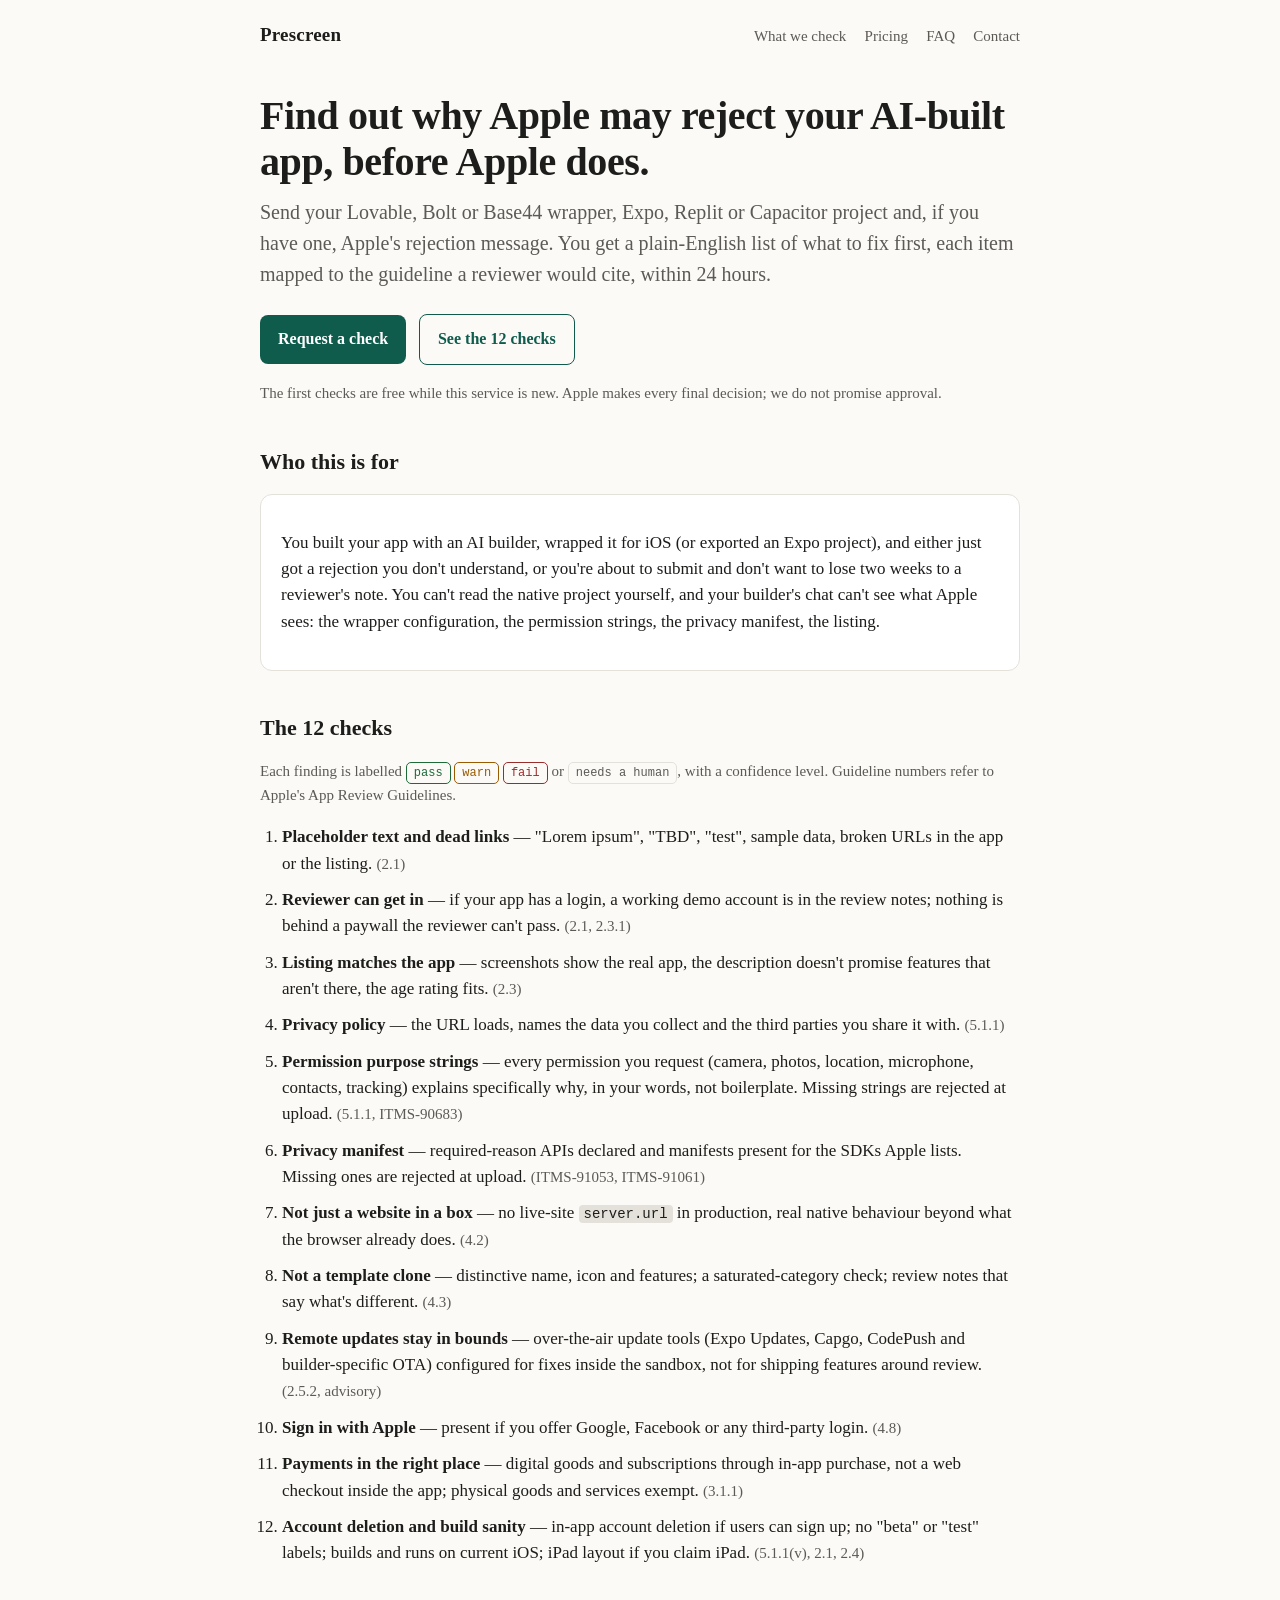
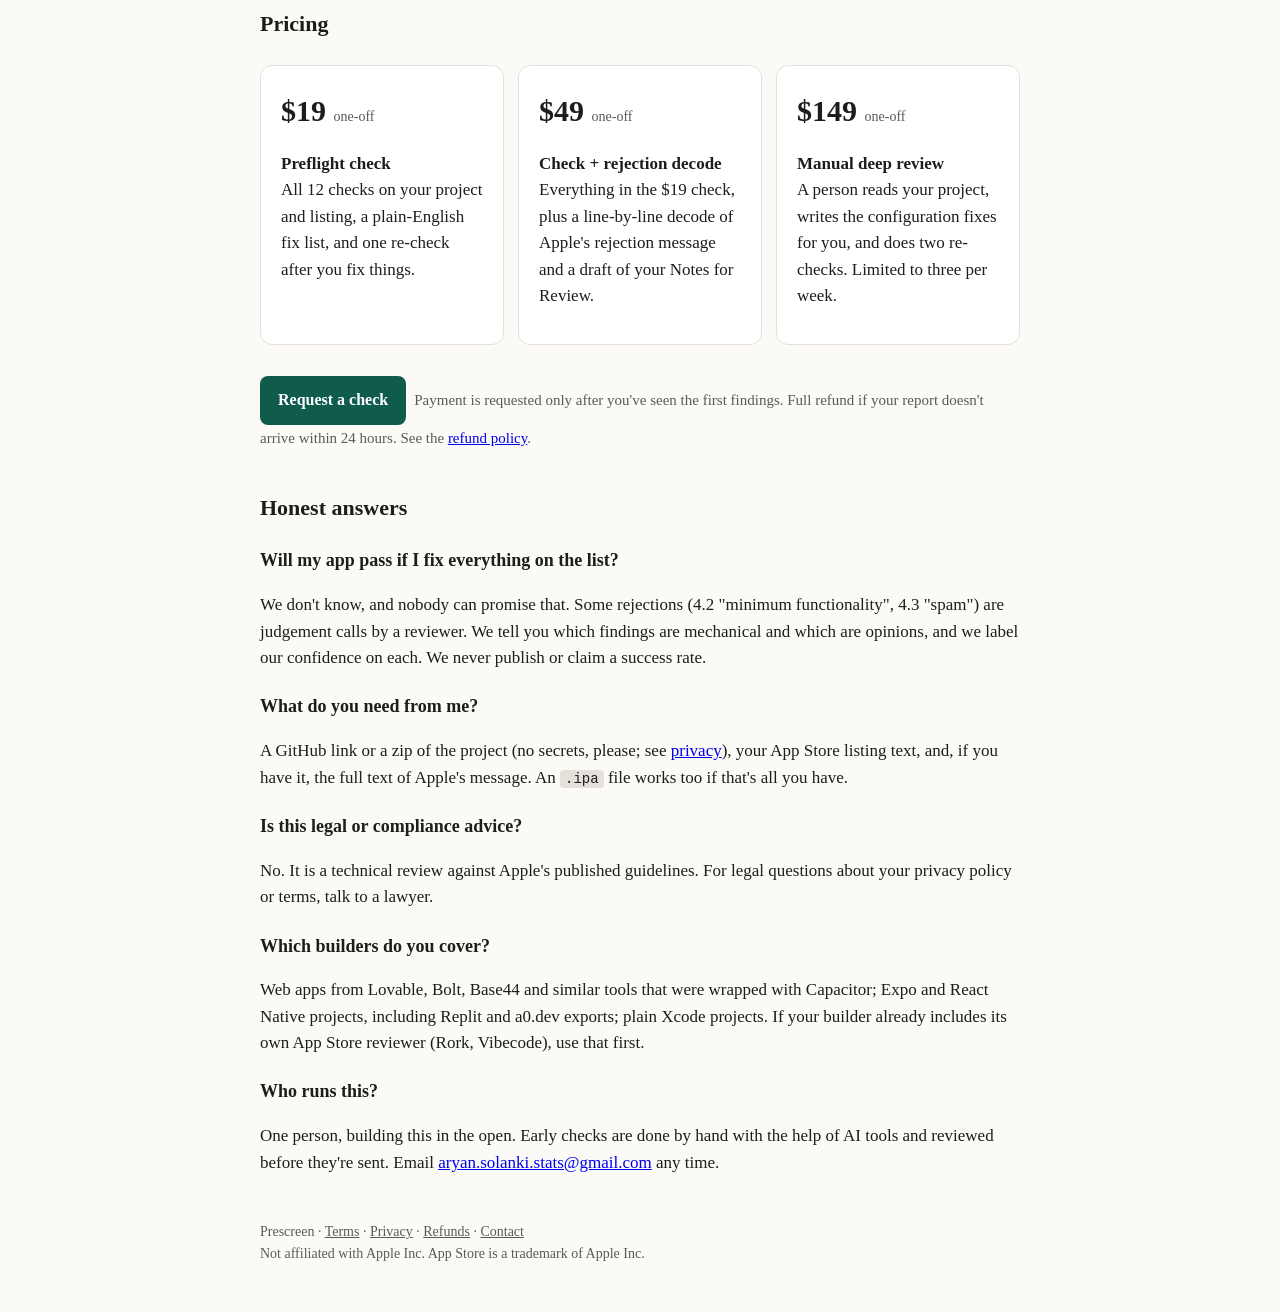
<file: index.html>
<!doctype html>
<html lang="en">
<head>
<meta charset="utf-8">
<meta name="viewport" content="width=device-width, initial-scale=1">
<title>Prescreen — find out why Apple may reject your AI-built app, before Apple does</title>
<meta name="description" content="Upload your Lovable, Bolt, Base44, Replit or Expo project and your rejection text. Get a plain-English fix list, mapped to Apple's guidelines, within 24 hours. No approval guarantees.">
<link rel="stylesheet" href="style.css">
</head>
<body>
<header>
  <a class="brand brand-name" href="index.html">Prescreen</a>
  <nav>
    <a href="#checks">What we check</a>
    <a href="#pricing">Pricing</a>
    <a href="#faq">FAQ</a>
    <a href="contact.html">Contact</a>
  </nav>
</header>

<main>
  <h1>Find out why Apple may reject your AI-built app, before Apple does.</h1>
  <p class="lead">Send your Lovable, Bolt or Base44 wrapper, Expo, Replit or Capacitor project and, if you have one, Apple's rejection message. You get a plain-English list of what to fix first, each item mapped to the guideline a reviewer would cite, within 24 hours.</p>

  <p>
    <a class="cta form-link" href="#">Request a check</a>
    &nbsp;
    <a class="cta secondary" href="#checks">See the 12 checks</a>
  </p>
  <p class="note">The first checks are free while this service is new. Apple makes every final decision; we do not promise approval.</p>

  <h2>Who this is for</h2>
  <div class="card">
    <p>You built your app with an AI builder, wrapped it for iOS (or exported an Expo project), and either just got a rejection you don't understand, or you're about to submit and don't want to lose two weeks to a reviewer's note. You can't read the native project yourself, and your builder's chat can't see what Apple sees: the wrapper configuration, the permission strings, the privacy manifest, the listing.</p>
  </div>

  <h2 id="checks">The 12 checks</h2>
  <p class="note">Each finding is labelled <span class="tag pass">pass</span> <span class="tag warn">warn</span> <span class="tag fail">fail</span> or <span class="tag unknown">needs a human</span>, with a confidence level. Guideline numbers refer to Apple's App Review Guidelines.</p>
  <ol class="checks">
    <li><b>Placeholder text and dead links</b> — "Lorem ipsum", "TBD", "test", sample data, broken URLs in the app or the listing. <span class="note">(2.1)</span></li>
    <li><b>Reviewer can get in</b> — if your app has a login, a working demo account is in the review notes; nothing is behind a paywall the reviewer can't pass. <span class="note">(2.1, 2.3.1)</span></li>
    <li><b>Listing matches the app</b> — screenshots show the real app, the description doesn't promise features that aren't there, the age rating fits. <span class="note">(2.3)</span></li>
    <li><b>Privacy policy</b> — the URL loads, names the data you collect and the third parties you share it with. <span class="note">(5.1.1)</span></li>
    <li><b>Permission purpose strings</b> — every permission you request (camera, photos, location, microphone, contacts, tracking) explains specifically why, in your words, not boilerplate. Missing strings are rejected at upload. <span class="note">(5.1.1, ITMS-90683)</span></li>
    <li><b>Privacy manifest</b> — required-reason APIs declared and manifests present for the SDKs Apple lists. Missing ones are rejected at upload. <span class="note">(ITMS-91053, ITMS-91061)</span></li>
    <li><b>Not just a website in a box</b> — no live-site <code>server.url</code> in production, real native behaviour beyond what the browser already does. <span class="note">(4.2)</span></li>
    <li><b>Not a template clone</b> — distinctive name, icon and features; a saturated-category check; review notes that say what's different. <span class="note">(4.3)</span></li>
    <li><b>Remote updates stay in bounds</b> — over-the-air update tools (Expo Updates, Capgo, CodePush and builder-specific OTA) configured for fixes inside the sandbox, not for shipping features around review. <span class="note">(2.5.2, advisory)</span></li>
    <li><b>Sign in with Apple</b> — present if you offer Google, Facebook or any third-party login. <span class="note">(4.8)</span></li>
    <li><b>Payments in the right place</b> — digital goods and subscriptions through in-app purchase, not a web checkout inside the app; physical goods and services exempt. <span class="note">(3.1.1)</span></li>
    <li><b>Account deletion and build sanity</b> — in-app account deletion if users can sign up; no "beta" or "test" labels; builds and runs on current iOS; iPad layout if you claim iPad. <span class="note">(5.1.1(v), 2.1, 2.4)</span></li>
  </ol>

  <h2 id="pricing">Pricing</h2>
  <div class="grid">
    <div class="card">
      <div class="price">$19 <small>one-off</small></div>
      <p><b>Preflight check</b><br>All 12 checks on your project and listing, a plain-English fix list, and one re-check after you fix things.</p>
    </div>
    <div class="card">
      <div class="price">$49 <small>one-off</small></div>
      <p><b>Check + rejection decode</b><br>Everything in the $19 check, plus a line-by-line decode of Apple's rejection message and a draft of your Notes for Review.</p>
    </div>
    <div class="card">
      <div class="price">$149 <small>one-off</small></div>
      <p><b>Manual deep review</b><br>A person reads your project, writes the configuration fixes for you, and does two re-checks. Limited to three per week.</p>
    </div>
  </div>
  <p><a class="cta form-link" href="#">Request a check</a> <span class="note">&nbsp;Payment is requested only after you've seen the first findings. Full refund if your report doesn't arrive within 24 hours. See the <a href="refund.html">refund policy</a>.</span></p>

  <h2 id="faq">Honest answers</h2>
  <h3>Will my app pass if I fix everything on the list?</h3>
  <p>We don't know, and nobody can promise that. Some rejections (4.2 "minimum functionality", 4.3 "spam") are judgement calls by a reviewer. We tell you which findings are mechanical and which are opinions, and we label our confidence on each. We never publish or claim a success rate.</p>
  <h3>What do you need from me?</h3>
  <p>A GitHub link or a zip of the project (no secrets, please; see <a href="privacy.html">privacy</a>), your App Store listing text, and, if you have it, the full text of Apple's message. An <code>.ipa</code> file works too if that's all you have.</p>
  <h3>Is this legal or compliance advice?</h3>
  <p>No. It is a technical review against Apple's published guidelines. For legal questions about your privacy policy or terms, talk to a lawyer.</p>
  <h3>Which builders do you cover?</h3>
  <p>Web apps from Lovable, Bolt, Base44 and similar tools that were wrapped with Capacitor; Expo and React Native projects, including Replit and a0.dev exports; plain Xcode projects. If your builder already includes its own App Store reviewer (Rork, Vibecode), use that first.</p>
  <h3>Who runs this?</h3>
  <p>One person, building this in the open. Early checks are done by hand with the help of AI tools and reviewed before they're sent. Email <a class="mail-link" href="#">aryan.solanki.stats@gmail.com</a> any time.</p>
</main>

<footer>
  <span class="brand-name">Prescreen</span> · <a href="terms.html">Terms</a> · <a href="privacy.html">Privacy</a> · <a href="refund.html">Refunds</a> · <a href="contact.html">Contact</a><br>
  Not affiliated with Apple Inc. App Store is a trademark of Apple Inc.
</footer>
<script src="brand.js"></script>
</body>
</html>
</file>
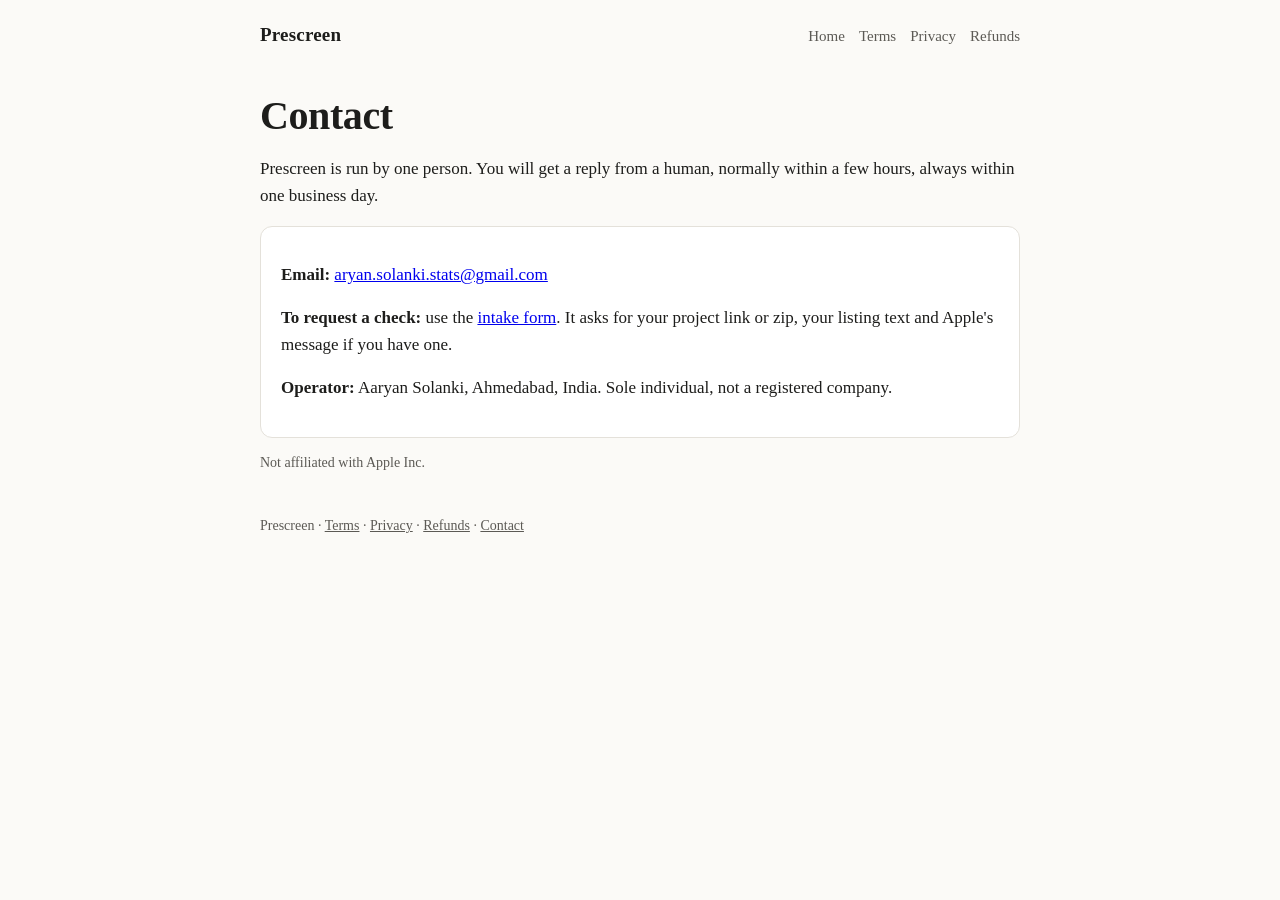
<file: contact.html>
<!doctype html>
<html lang="en">
<head>
<meta charset="utf-8">
<meta name="viewport" content="width=device-width, initial-scale=1">
<title>Contact — Prescreen</title>
<link rel="stylesheet" href="style.css">
</head>
<body>
<header>
  <a class="brand brand-name" href="index.html">Prescreen</a>
  <nav><a href="index.html">Home</a><a href="terms.html">Terms</a><a href="privacy.html">Privacy</a><a href="refund.html">Refunds</a></nav>
</header>
<main>
  <h1>Contact</h1>
  <p><span class="brand-name">Prescreen</span> is run by one person. You will get a reply from a human, normally within a few hours, always within one business day.</p>
  <div class="card">
    <p><b>Email:</b> <a class="mail-link" href="#">aryan.solanki.stats@gmail.com</a></p>
    <p><b>To request a check:</b> use the <a class="form-link" href="#">intake form</a>. It asks for your project link or zip, your listing text and Apple's message if you have one.</p>
    <p><b>Operator:</b> Aaryan Solanki, Ahmedabad, India. Sole individual, not a registered company.</p>
  </div>
  <p class="fine">Not affiliated with Apple Inc.</p>
</main>
<footer>
  <span class="brand-name">Prescreen</span> · <a href="terms.html">Terms</a> · <a href="privacy.html">Privacy</a> · <a href="refund.html">Refunds</a> · <a href="contact.html">Contact</a>
</footer>
<script src="brand.js"></script>
</body>
</html>
</file>
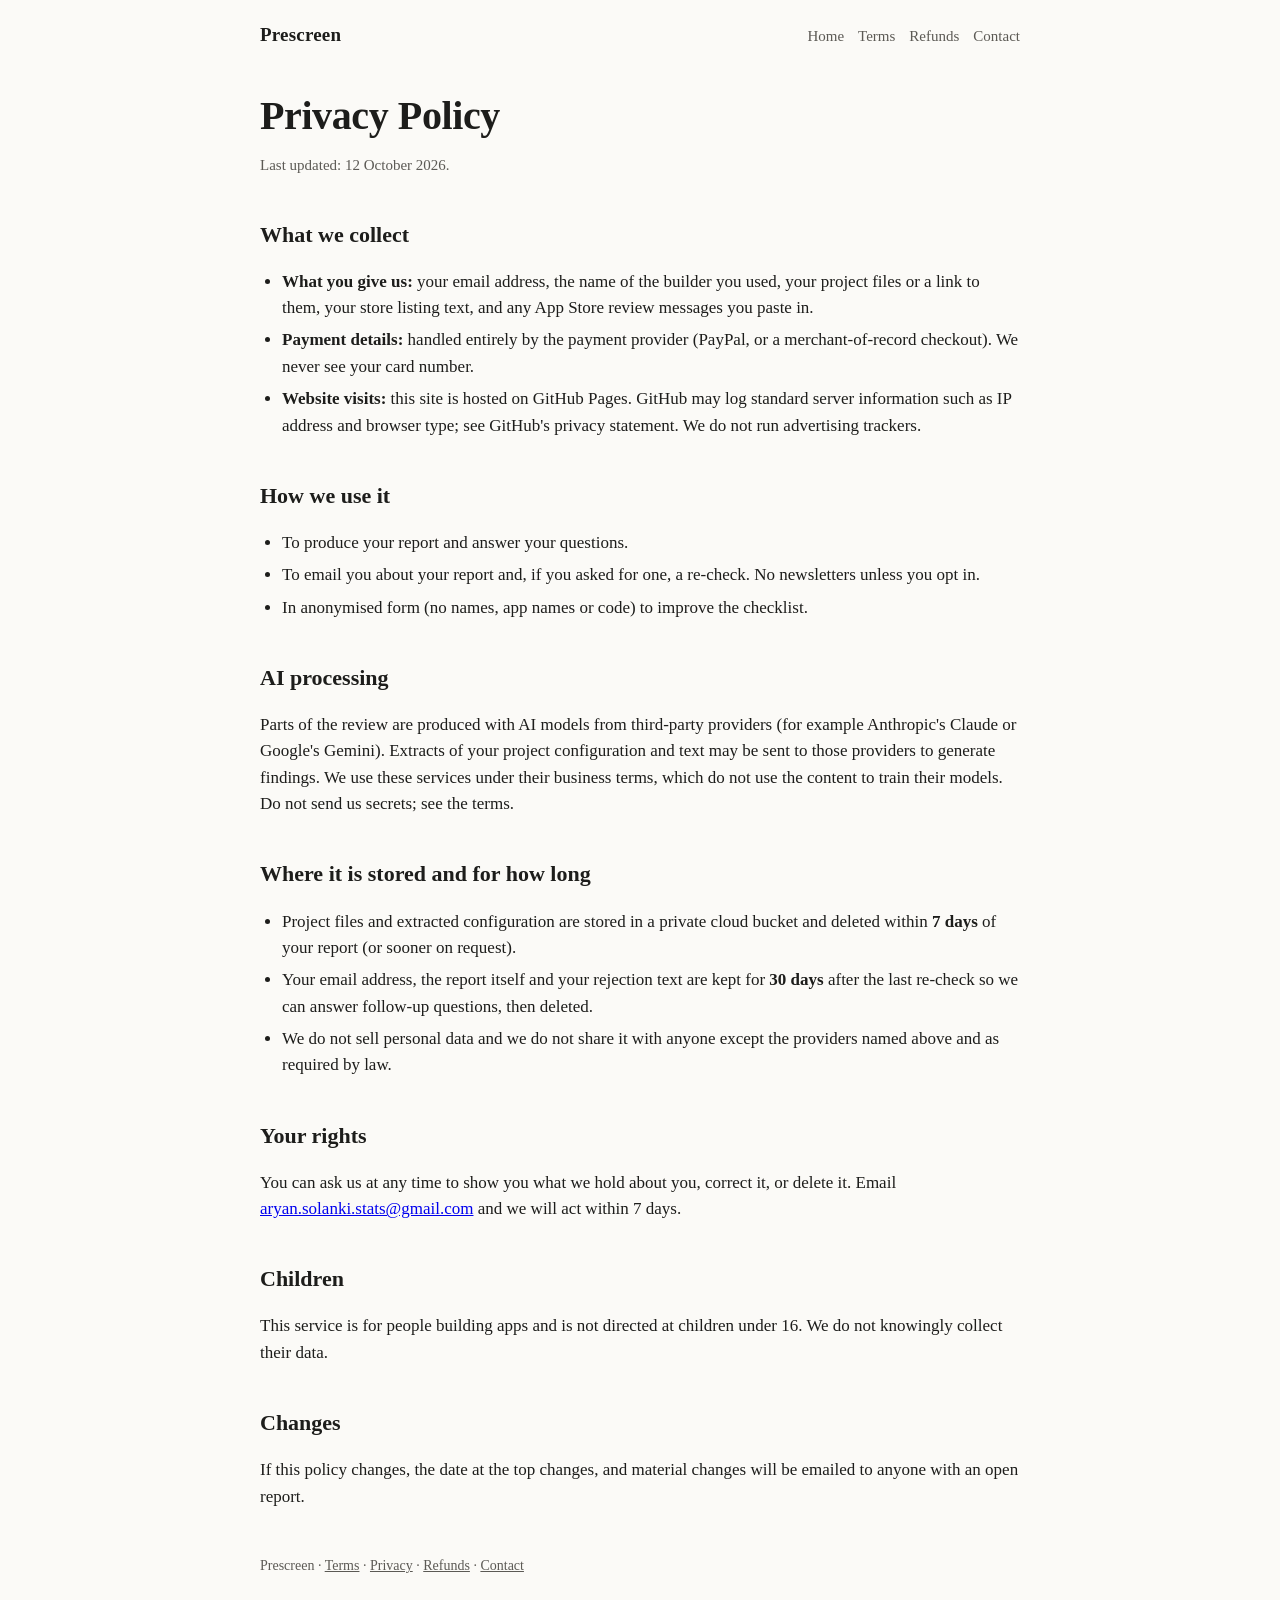
<file: privacy.html>
<!doctype html>
<html lang="en">
<head>
<meta charset="utf-8">
<meta name="viewport" content="width=device-width, initial-scale=1">
<title>Privacy Policy — Prescreen</title>
<link rel="stylesheet" href="style.css">
</head>
<body>
<header>
  <a class="brand brand-name" href="index.html">Prescreen</a>
  <nav><a href="index.html">Home</a><a href="terms.html">Terms</a><a href="refund.html">Refunds</a><a href="contact.html">Contact</a></nav>
</header>
<main>
  <h1>Privacy Policy</h1>
  <p class="note">Last updated: 12 October 2026.</p>

  <h2>What we collect</h2>
  <ul>
    <li><b>What you give us:</b> your email address, the name of the builder you used, your project files or a link to them, your store listing text, and any App Store review messages you paste in.</li>
    <li><b>Payment details:</b> handled entirely by the payment provider (PayPal, or a merchant-of-record checkout). We never see your card number.</li>
    <li><b>Website visits:</b> this site is hosted on GitHub Pages. GitHub may log standard server information such as IP address and browser type; see GitHub's privacy statement. We do not run advertising trackers.</li>
  </ul>

  <h2>How we use it</h2>
  <ul>
    <li>To produce your report and answer your questions.</li>
    <li>To email you about your report and, if you asked for one, a re-check. No newsletters unless you opt in.</li>
    <li>In anonymised form (no names, app names or code) to improve the checklist.</li>
  </ul>

  <h2>AI processing</h2>
  <p>Parts of the review are produced with AI models from third-party providers (for example Anthropic's Claude or Google's Gemini). Extracts of your project configuration and text may be sent to those providers to generate findings. We use these services under their business terms, which do not use the content to train their models. Do not send us secrets; see the terms.</p>

  <h2>Where it is stored and for how long</h2>
  <ul>
    <li>Project files and extracted configuration are stored in a private cloud bucket and deleted within <b>7 days</b> of your report (or sooner on request).</li>
    <li>Your email address, the report itself and your rejection text are kept for <b>30 days</b> after the last re-check so we can answer follow-up questions, then deleted.</li>
    <li>We do not sell personal data and we do not share it with anyone except the providers named above and as required by law.</li>
  </ul>

  <h2>Your rights</h2>
  <p>You can ask us at any time to show you what we hold about you, correct it, or delete it. Email <a class="mail-link" href="#">aryan.solanki.stats@gmail.com</a> and we will act within 7 days.</p>

  <h2>Children</h2>
  <p>This service is for people building apps and is not directed at children under 16. We do not knowingly collect their data.</p>

  <h2>Changes</h2>
  <p>If this policy changes, the date at the top changes, and material changes will be emailed to anyone with an open report.</p>
</main>
<footer>
  <span class="brand-name">Prescreen</span> · <a href="terms.html">Terms</a> · <a href="privacy.html">Privacy</a> · <a href="refund.html">Refunds</a> · <a href="contact.html">Contact</a>
</footer>
<script src="brand.js"></script>
</body>
</html>
</file>
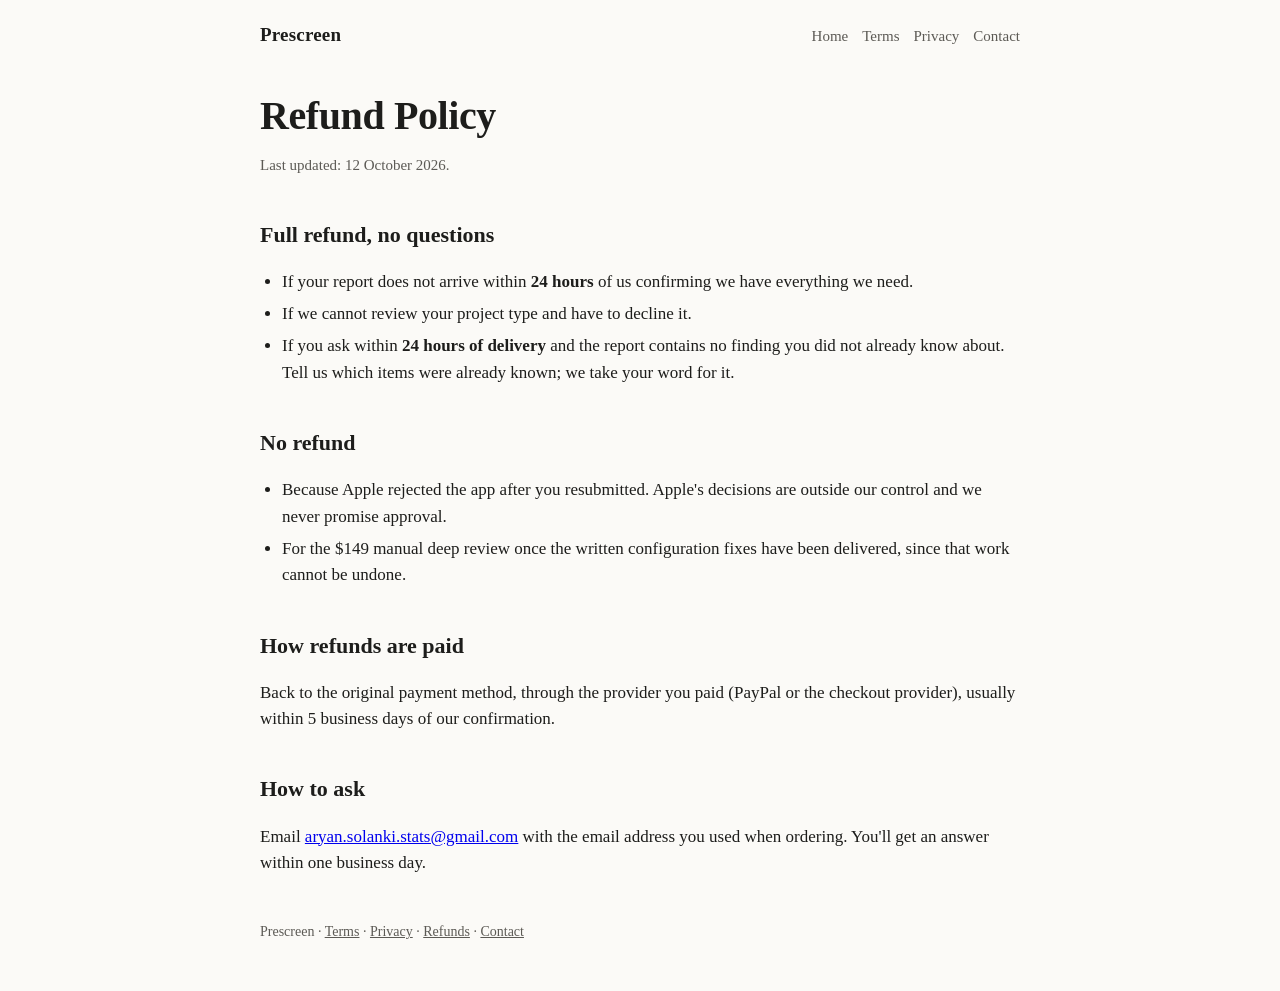
<file: refund.html>
<!doctype html>
<html lang="en">
<head>
<meta charset="utf-8">
<meta name="viewport" content="width=device-width, initial-scale=1">
<title>Refund Policy — Prescreen</title>
<link rel="stylesheet" href="style.css">
</head>
<body>
<header>
  <a class="brand brand-name" href="index.html">Prescreen</a>
  <nav><a href="index.html">Home</a><a href="terms.html">Terms</a><a href="privacy.html">Privacy</a><a href="contact.html">Contact</a></nav>
</header>
<main>
  <h1>Refund Policy</h1>
  <p class="note">Last updated: 12 October 2026.</p>

  <h2>Full refund, no questions</h2>
  <ul>
    <li>If your report does not arrive within <b>24 hours</b> of us confirming we have everything we need.</li>
    <li>If we cannot review your project type and have to decline it.</li>
    <li>If you ask within <b>24 hours of delivery</b> and the report contains no finding you did not already know about. Tell us which items were already known; we take your word for it.</li>
  </ul>

  <h2>No refund</h2>
  <ul>
    <li>Because Apple rejected the app after you resubmitted. Apple's decisions are outside our control and we never promise approval.</li>
    <li>For the $149 manual deep review once the written configuration fixes have been delivered, since that work cannot be undone.</li>
  </ul>

  <h2>How refunds are paid</h2>
  <p>Back to the original payment method, through the provider you paid (PayPal or the checkout provider), usually within 5 business days of our confirmation.</p>

  <h2>How to ask</h2>
  <p>Email <a class="mail-link" href="#">aryan.solanki.stats@gmail.com</a> with the email address you used when ordering. You'll get an answer within one business day.</p>
</main>
<footer>
  <span class="brand-name">Prescreen</span> · <a href="terms.html">Terms</a> · <a href="privacy.html">Privacy</a> · <a href="refund.html">Refunds</a> · <a href="contact.html">Contact</a>
</footer>
<script src="brand.js"></script>
</body>
</html>
</file>
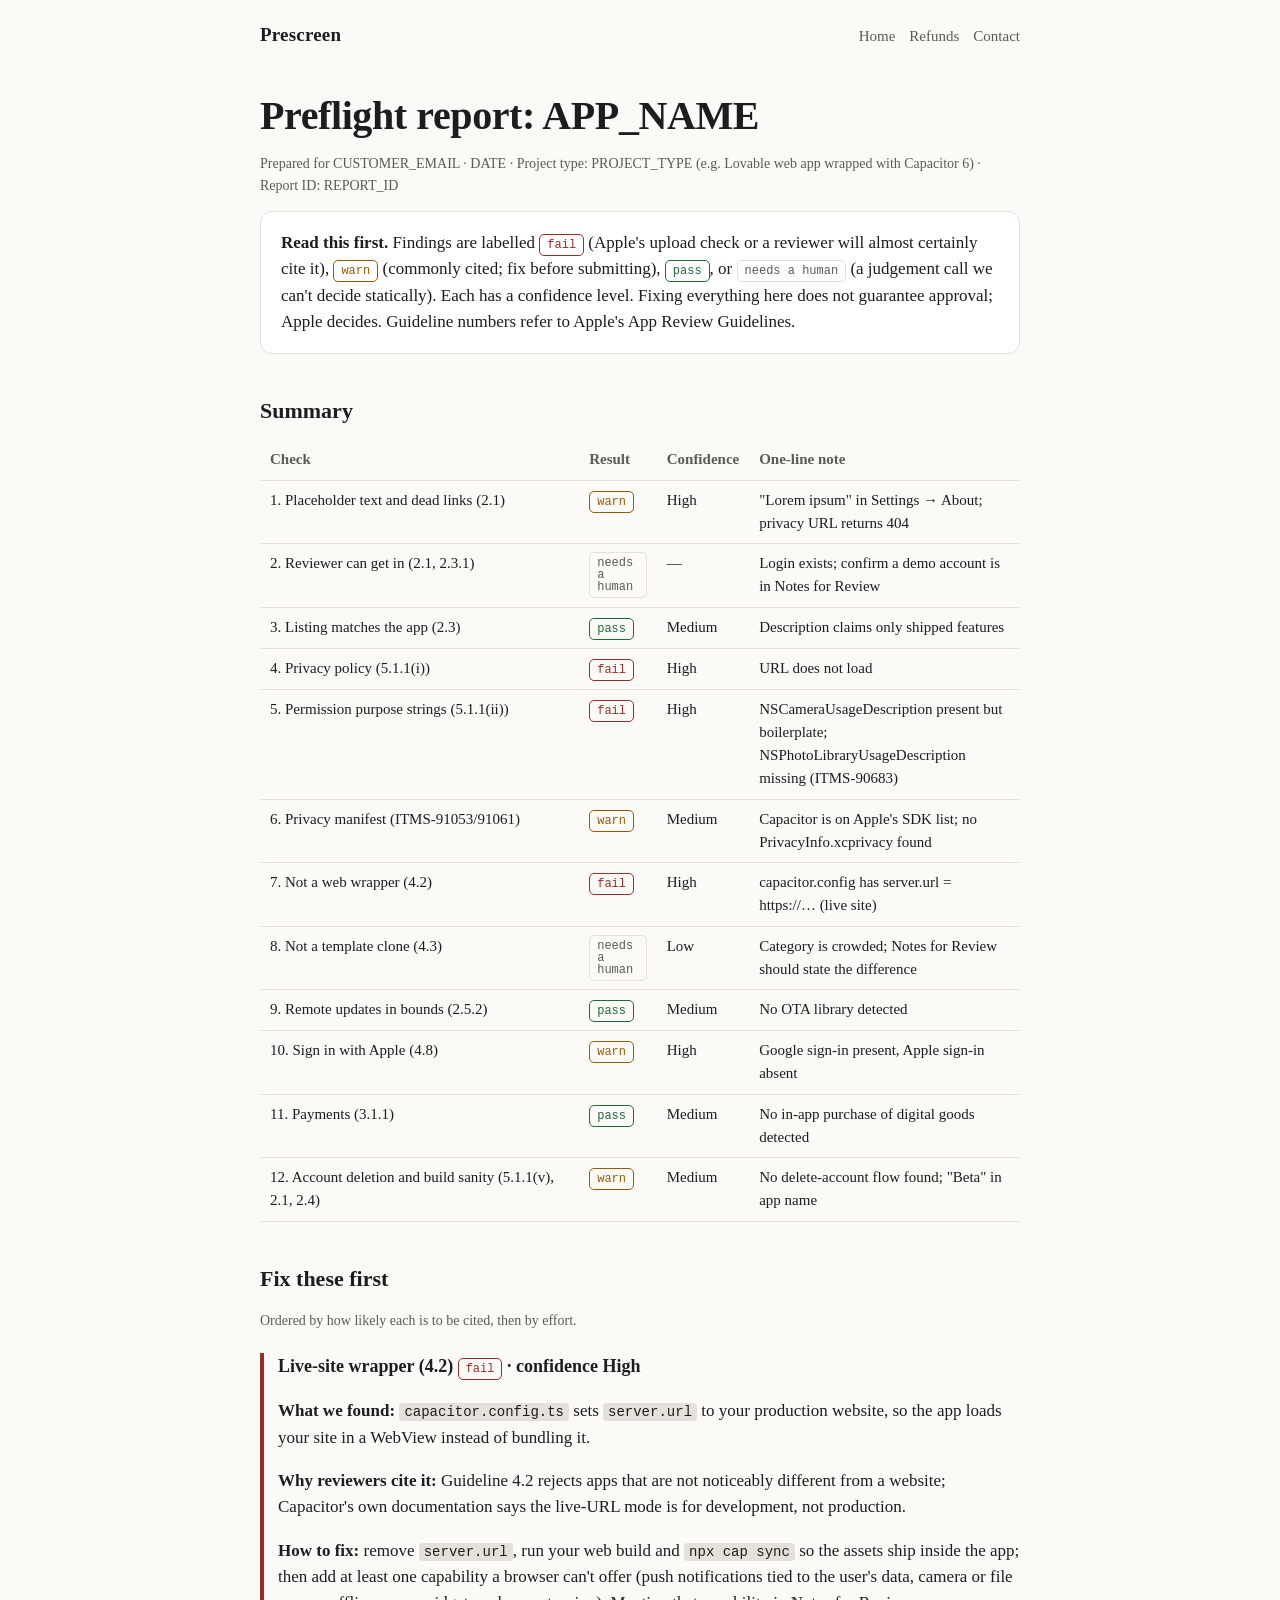
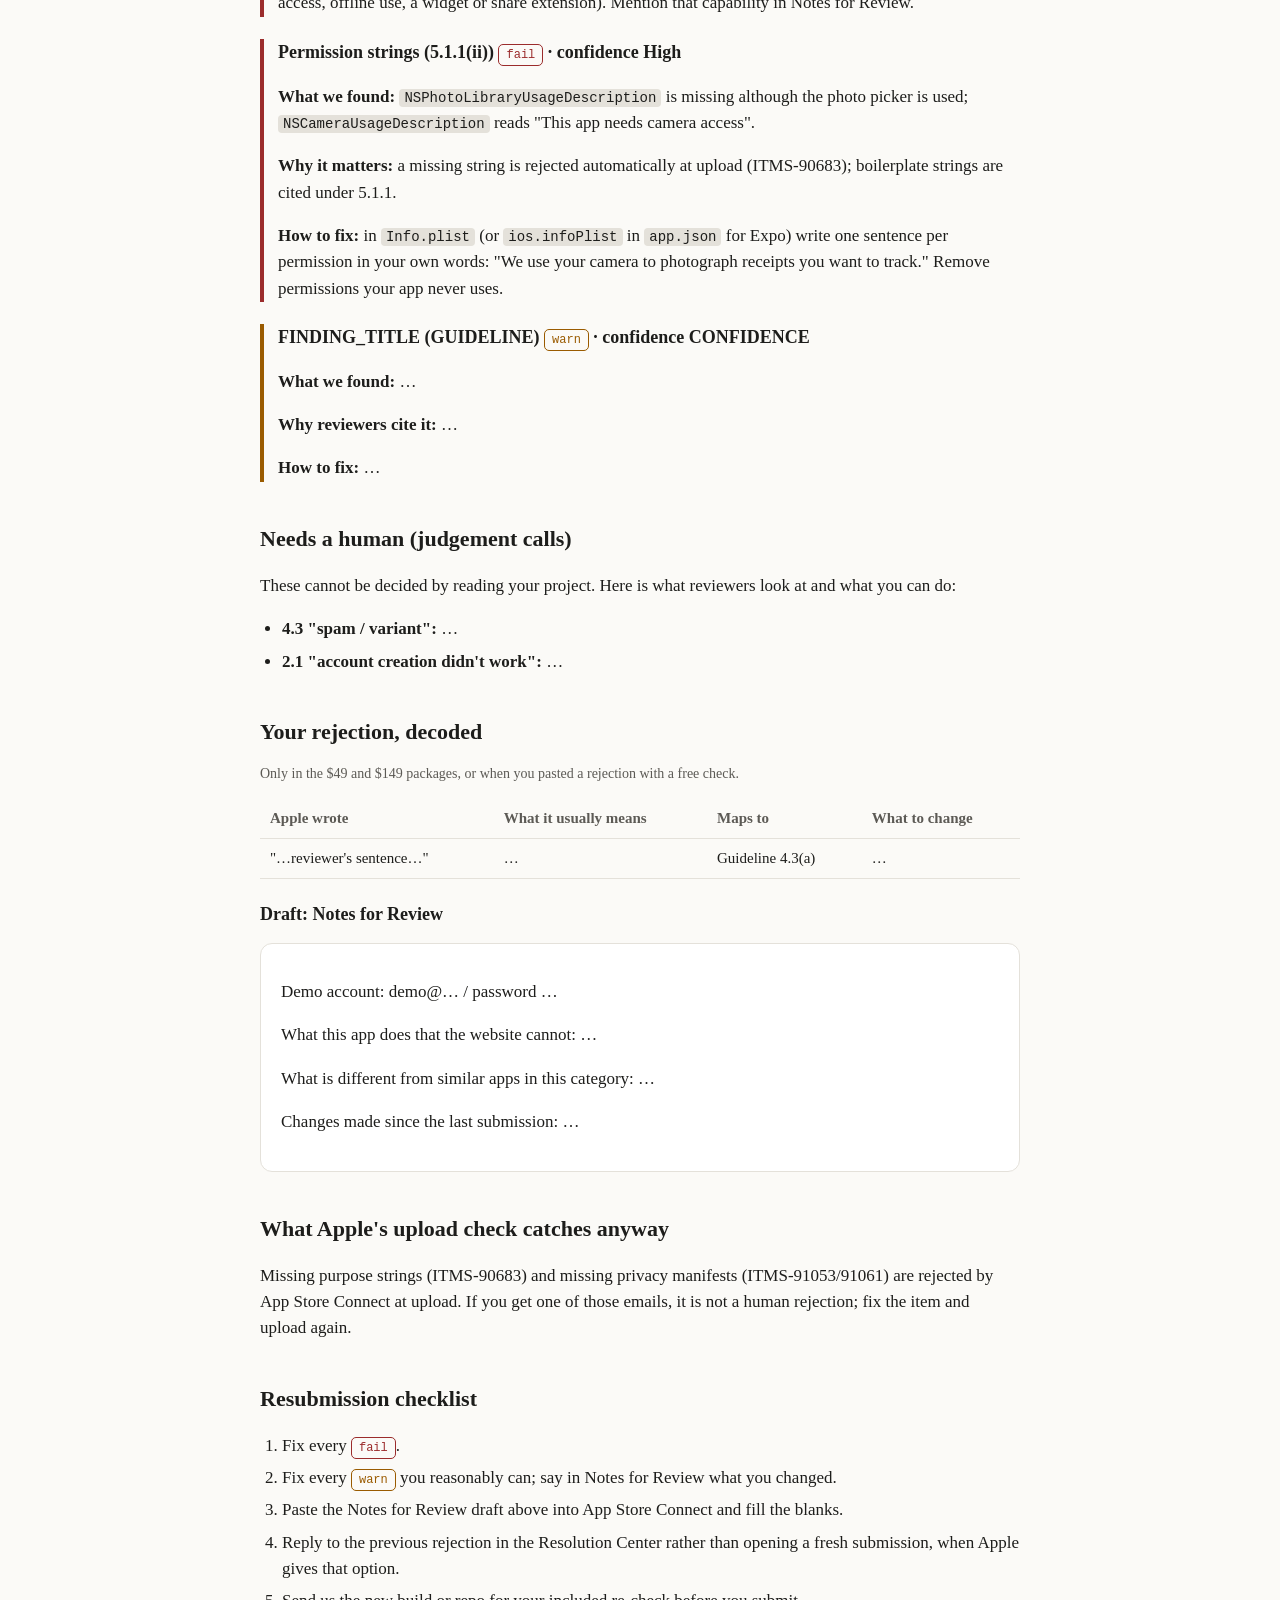
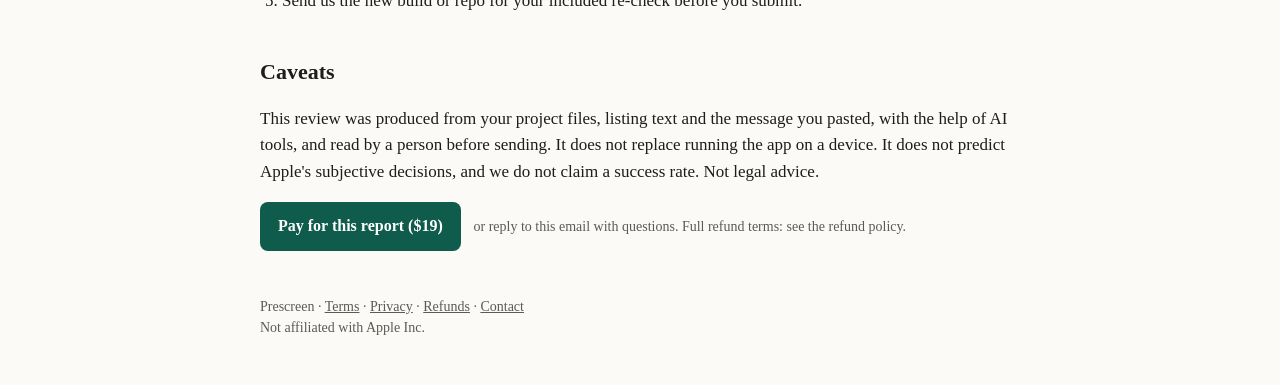
<file: report-template.html>
<!doctype html>
<html lang="en">
<head>
<meta charset="utf-8">
<meta name="viewport" content="width=device-width, initial-scale=1">
<title>Preflight report — APP_NAME — Prescreen</title>
<link rel="stylesheet" href="style.css">
<style>
  .summary td:first-child { width: 42%; }
  .finding { border-left: 4px solid var(--line); padding-left: 14px; margin: 18px 0; }
  .finding.fail { border-color: var(--fail); }
  .finding.warn { border-color: var(--warn); }
  .finding.pass { border-color: var(--pass); }
  .meta { color: var(--muted); font-size: 14px; }
  @media print { header nav, .noprint { display: none; } body { font-size: 13px; } }
</style>
</head>
<body>
<header>
  <a class="brand brand-name" href="index.html">Prescreen</a>
  <nav><a href="index.html">Home</a><a href="refund.html">Refunds</a><a href="contact.html">Contact</a></nav>
</header>
<main>
  <h1>Preflight report: APP_NAME</h1>
  <p class="meta">Prepared for CUSTOMER_EMAIL · DATE · Project type: PROJECT_TYPE (e.g. Lovable web app wrapped with Capacitor 6) · Report ID: REPORT_ID</p>

  <div class="card">
    <b>Read this first.</b> Findings are labelled <span class="tag fail">fail</span> (Apple's upload check or a reviewer will almost certainly cite it), <span class="tag warn">warn</span> (commonly cited; fix before submitting), <span class="tag pass">pass</span>, or <span class="tag unknown">needs a human</span> (a judgement call we can't decide statically). Each has a confidence level. Fixing everything here does not guarantee approval; Apple decides. Guideline numbers refer to Apple's App Review Guidelines.
  </div>

  <h2>Summary</h2>
  <table class="summary">
    <tr><th>Check</th><th>Result</th><th>Confidence</th><th>One-line note</th></tr>
    <tr><td>1. Placeholder text and dead links (2.1)</td><td><span class="tag warn">warn</span></td><td>High</td><td>"Lorem ipsum" in Settings → About; privacy URL returns 404</td></tr>
    <tr><td>2. Reviewer can get in (2.1, 2.3.1)</td><td><span class="tag unknown">needs a human</span></td><td>—</td><td>Login exists; confirm a demo account is in Notes for Review</td></tr>
    <tr><td>3. Listing matches the app (2.3)</td><td><span class="tag pass">pass</span></td><td>Medium</td><td>Description claims only shipped features</td></tr>
    <tr><td>4. Privacy policy (5.1.1(i))</td><td><span class="tag fail">fail</span></td><td>High</td><td>URL does not load</td></tr>
    <tr><td>5. Permission purpose strings (5.1.1(ii))</td><td><span class="tag fail">fail</span></td><td>High</td><td>NSCameraUsageDescription present but boilerplate; NSPhotoLibraryUsageDescription missing (ITMS-90683)</td></tr>
    <tr><td>6. Privacy manifest (ITMS-91053/91061)</td><td><span class="tag warn">warn</span></td><td>Medium</td><td>Capacitor is on Apple's SDK list; no PrivacyInfo.xcprivacy found</td></tr>
    <tr><td>7. Not a web wrapper (4.2)</td><td><span class="tag fail">fail</span></td><td>High</td><td>capacitor.config has server.url = https://… (live site)</td></tr>
    <tr><td>8. Not a template clone (4.3)</td><td><span class="tag unknown">needs a human</span></td><td>Low</td><td>Category is crowded; Notes for Review should state the difference</td></tr>
    <tr><td>9. Remote updates in bounds (2.5.2)</td><td><span class="tag pass">pass</span></td><td>Medium</td><td>No OTA library detected</td></tr>
    <tr><td>10. Sign in with Apple (4.8)</td><td><span class="tag warn">warn</span></td><td>High</td><td>Google sign-in present, Apple sign-in absent</td></tr>
    <tr><td>11. Payments (3.1.1)</td><td><span class="tag pass">pass</span></td><td>Medium</td><td>No in-app purchase of digital goods detected</td></tr>
    <tr><td>12. Account deletion and build sanity (5.1.1(v), 2.1, 2.4)</td><td><span class="tag warn">warn</span></td><td>Medium</td><td>No delete-account flow found; "Beta" in app name</td></tr>
  </table>

  <h2>Fix these first</h2>
  <p class="meta">Ordered by how likely each is to be cited, then by effort.</p>

  <div class="finding fail">
    <h3>Live-site wrapper (4.2) <span class="tag fail">fail</span> · confidence High</h3>
    <p><b>What we found:</b> <code>capacitor.config.ts</code> sets <code>server.url</code> to your production website, so the app loads your site in a WebView instead of bundling it.</p>
    <p><b>Why reviewers cite it:</b> Guideline 4.2 rejects apps that are not noticeably different from a website; Capacitor's own documentation says the live-URL mode is for development, not production.</p>
    <p><b>How to fix:</b> remove <code>server.url</code>, run your web build and <code>npx cap sync</code> so the assets ship inside the app; then add at least one capability a browser can't offer (push notifications tied to the user's data, camera or file access, offline use, a widget or share extension). Mention that capability in Notes for Review.</p>
  </div>

  <div class="finding fail">
    <h3>Permission strings (5.1.1(ii)) <span class="tag fail">fail</span> · confidence High</h3>
    <p><b>What we found:</b> <code>NSPhotoLibraryUsageDescription</code> is missing although the photo picker is used; <code>NSCameraUsageDescription</code> reads "This app needs camera access".</p>
    <p><b>Why it matters:</b> a missing string is rejected automatically at upload (ITMS-90683); boilerplate strings are cited under 5.1.1.</p>
    <p><b>How to fix:</b> in <code>Info.plist</code> (or <code>ios.infoPlist</code> in <code>app.json</code> for Expo) write one sentence per permission in your own words: "We use your camera to photograph receipts you want to track." Remove permissions your app never uses.</p>
  </div>

  <div class="finding warn">
    <h3>FINDING_TITLE (GUIDELINE) <span class="tag warn">warn</span> · confidence CONFIDENCE</h3>
    <p><b>What we found:</b> …</p>
    <p><b>Why reviewers cite it:</b> …</p>
    <p><b>How to fix:</b> …</p>
  </div>

  <h2>Needs a human (judgement calls)</h2>
  <p>These cannot be decided by reading your project. Here is what reviewers look at and what you can do:</p>
  <ul>
    <li><b>4.3 "spam / variant":</b> …</li>
    <li><b>2.1 "account creation didn't work":</b> …</li>
  </ul>

  <h2>Your rejection, decoded</h2>
  <p class="meta">Only in the $49 and $149 packages, or when you pasted a rejection with a free check.</p>
  <table>
    <tr><th>Apple wrote</th><th>What it usually means</th><th>Maps to</th><th>What to change</th></tr>
    <tr><td>"…reviewer's sentence…"</td><td>…</td><td>Guideline 4.3(a)</td><td>…</td></tr>
  </table>

  <h3>Draft: Notes for Review</h3>
  <div class="card">
    <p>Demo account: demo@… / password …</p>
    <p>What this app does that the website cannot: …</p>
    <p>What is different from similar apps in this category: …</p>
    <p>Changes made since the last submission: …</p>
  </div>

  <h2>What Apple's upload check catches anyway</h2>
  <p>Missing purpose strings (ITMS-90683) and missing privacy manifests (ITMS-91053/91061) are rejected by App Store Connect at upload. If you get one of those emails, it is not a human rejection; fix the item and upload again.</p>

  <h2>Resubmission checklist</h2>
  <ol>
    <li>Fix every <span class="tag fail">fail</span>.</li>
    <li>Fix every <span class="tag warn">warn</span> you reasonably can; say in Notes for Review what you changed.</li>
    <li>Paste the Notes for Review draft above into App Store Connect and fill the blanks.</li>
    <li>Reply to the previous rejection in the Resolution Center rather than opening a fresh submission, when Apple gives that option.</li>
    <li>Send us the new build or repo for your included re-check before you submit.</li>
  </ol>

  <h2>Caveats</h2>
  <p>This review was produced from your project files, listing text and the message you pasted, with the help of AI tools, and read by a person before sending. It does not replace running the app on a device. It does not predict Apple's subjective decisions, and we do not claim a success rate. Not legal advice.</p>

  <p class="noprint"><a class="cta pay-link" href="#">Pay for this report ($19)</a> &nbsp; <span class="meta">or reply to this email with questions. Full refund terms: see the refund policy.</span></p>
</main>
<footer>
  <span class="brand-name">Prescreen</span> · <a href="terms.html">Terms</a> · <a href="privacy.html">Privacy</a> · <a href="refund.html">Refunds</a> · <a href="contact.html">Contact</a><br>Not affiliated with Apple Inc.
</footer>
<script src="brand.js"></script>
</body>
</html>
</file>
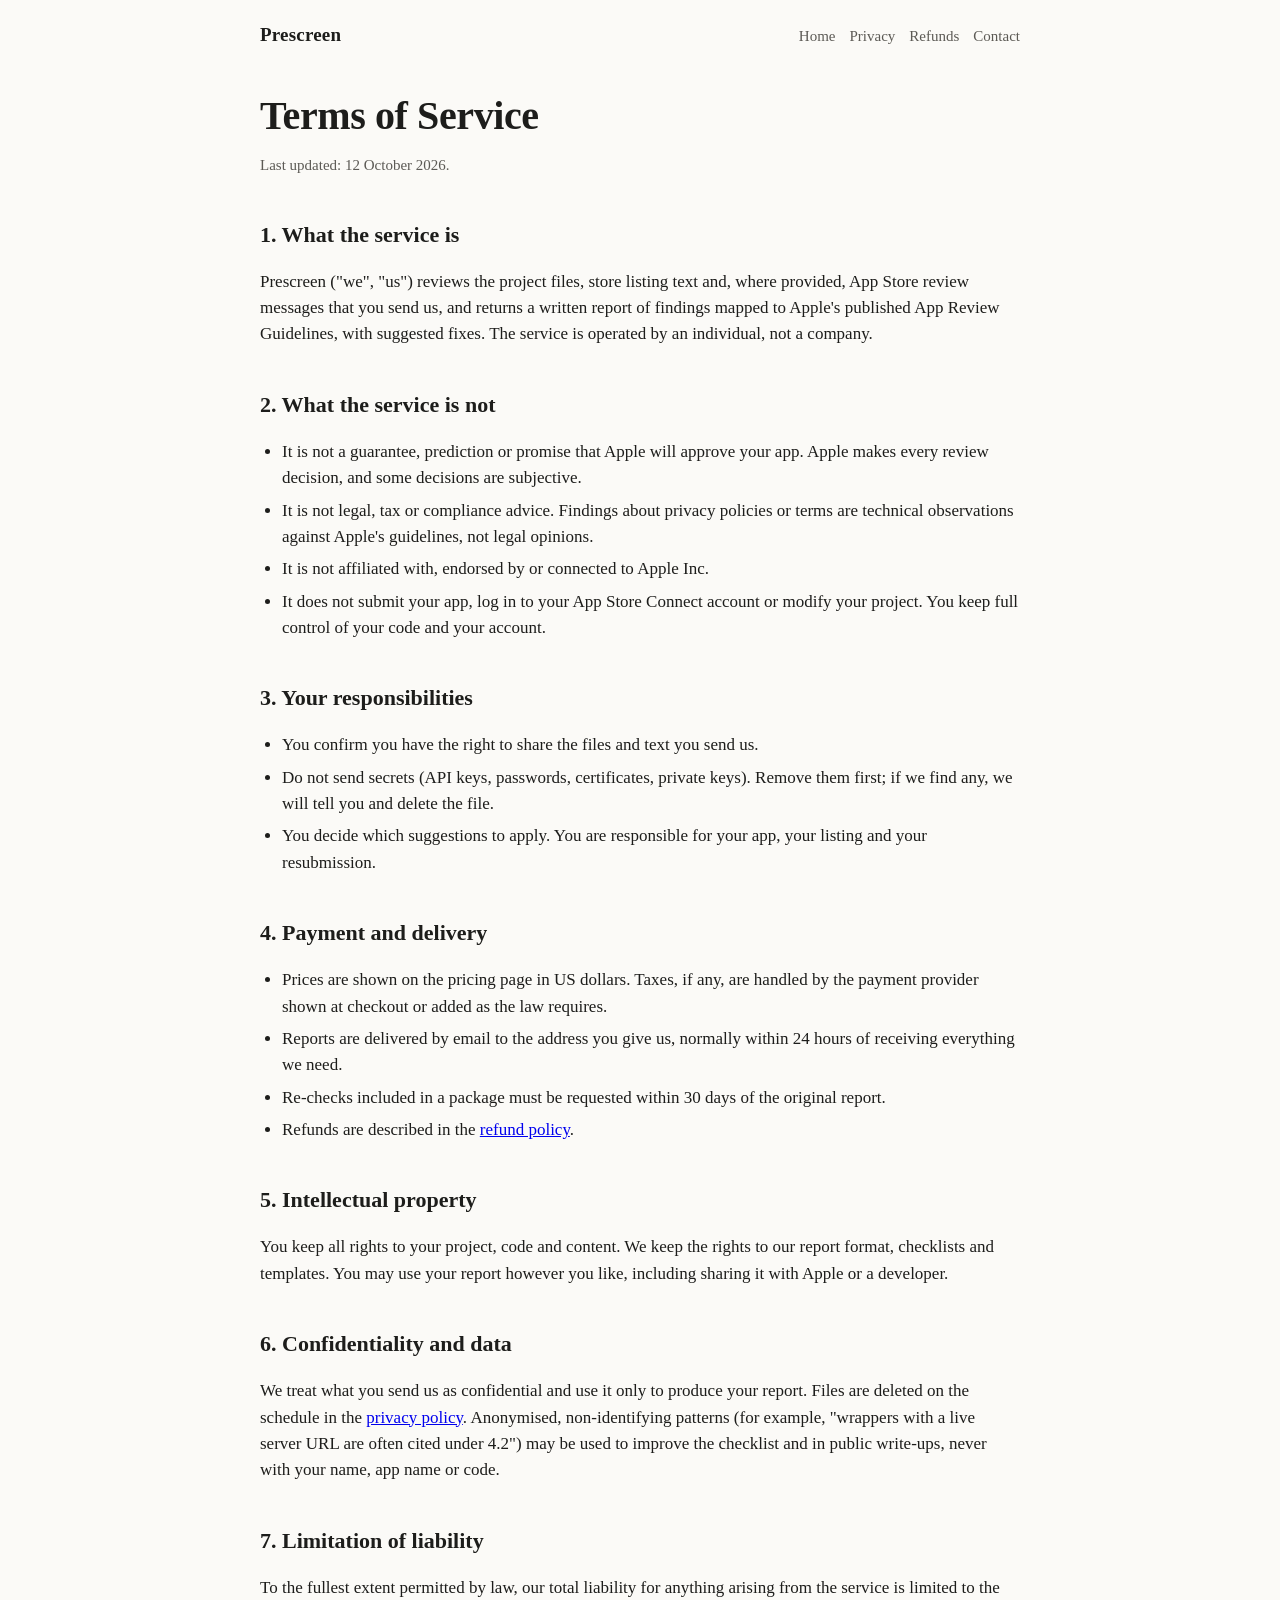
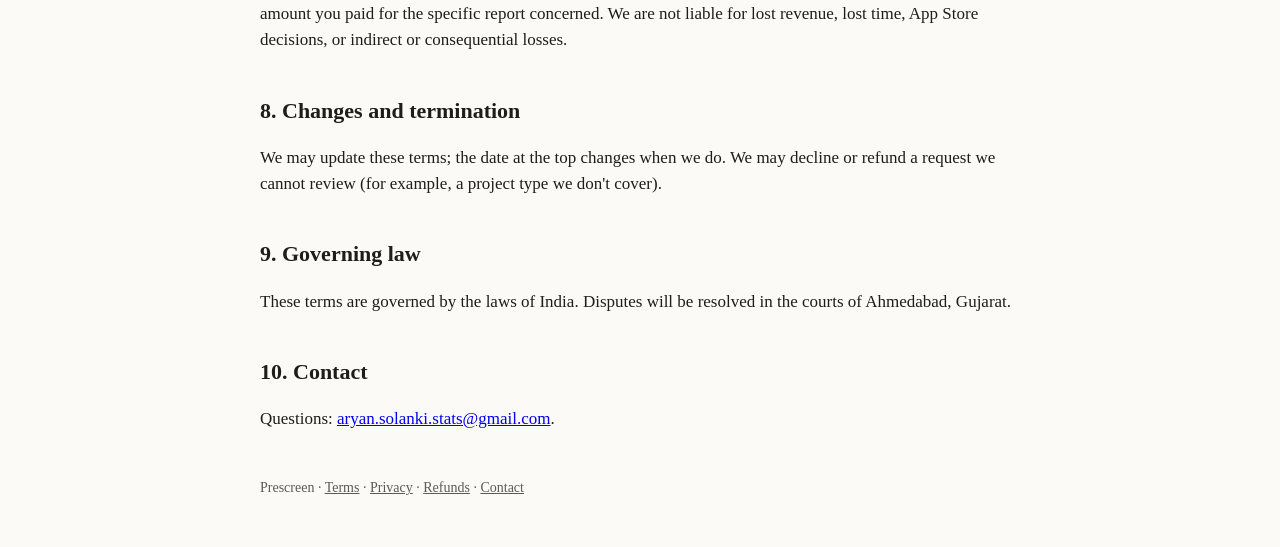
<file: terms.html>
<!doctype html>
<html lang="en">
<head>
<meta charset="utf-8">
<meta name="viewport" content="width=device-width, initial-scale=1">
<title>Terms of Service — Prescreen</title>
<link rel="stylesheet" href="style.css">
</head>
<body>
<header>
  <a class="brand brand-name" href="index.html">Prescreen</a>
  <nav><a href="index.html">Home</a><a href="privacy.html">Privacy</a><a href="refund.html">Refunds</a><a href="contact.html">Contact</a></nav>
</header>
<main>
  <h1>Terms of Service</h1>
  <p class="note">Last updated: 12 October 2026.</p>

  <h2>1. What the service is</h2>
  <p><span class="brand-name">Prescreen</span> ("we", "us") reviews the project files, store listing text and, where provided, App Store review messages that you send us, and returns a written report of findings mapped to Apple's published App Review Guidelines, with suggested fixes. The service is operated by an individual, not a company.</p>

  <h2>2. What the service is not</h2>
  <ul>
    <li>It is not a guarantee, prediction or promise that Apple will approve your app. Apple makes every review decision, and some decisions are subjective.</li>
    <li>It is not legal, tax or compliance advice. Findings about privacy policies or terms are technical observations against Apple's guidelines, not legal opinions.</li>
    <li>It is not affiliated with, endorsed by or connected to Apple Inc.</li>
    <li>It does not submit your app, log in to your App Store Connect account or modify your project. You keep full control of your code and your account.</li>
  </ul>

  <h2>3. Your responsibilities</h2>
  <ul>
    <li>You confirm you have the right to share the files and text you send us.</li>
    <li>Do not send secrets (API keys, passwords, certificates, private keys). Remove them first; if we find any, we will tell you and delete the file.</li>
    <li>You decide which suggestions to apply. You are responsible for your app, your listing and your resubmission.</li>
  </ul>

  <h2>4. Payment and delivery</h2>
  <ul>
    <li>Prices are shown on the pricing page in US dollars. Taxes, if any, are handled by the payment provider shown at checkout or added as the law requires.</li>
    <li>Reports are delivered by email to the address you give us, normally within 24 hours of receiving everything we need.</li>
    <li>Re-checks included in a package must be requested within 30 days of the original report.</li>
    <li>Refunds are described in the <a href="refund.html">refund policy</a>.</li>
  </ul>

  <h2>5. Intellectual property</h2>
  <p>You keep all rights to your project, code and content. We keep the rights to our report format, checklists and templates. You may use your report however you like, including sharing it with Apple or a developer.</p>

  <h2>6. Confidentiality and data</h2>
  <p>We treat what you send us as confidential and use it only to produce your report. Files are deleted on the schedule in the <a href="privacy.html">privacy policy</a>. Anonymised, non-identifying patterns (for example, "wrappers with a live server URL are often cited under 4.2") may be used to improve the checklist and in public write-ups, never with your name, app name or code.</p>

  <h2>7. Limitation of liability</h2>
  <p>To the fullest extent permitted by law, our total liability for anything arising from the service is limited to the amount you paid for the specific report concerned. We are not liable for lost revenue, lost time, App Store decisions, or indirect or consequential losses.</p>

  <h2>8. Changes and termination</h2>
  <p>We may update these terms; the date at the top changes when we do. We may decline or refund a request we cannot review (for example, a project type we don't cover).</p>

  <h2>9. Governing law</h2>
  <p>These terms are governed by the laws of India. Disputes will be resolved in the courts of Ahmedabad, Gujarat.</p>

  <h2>10. Contact</h2>
  <p>Questions: <a class="mail-link" href="#">aryan.solanki.stats@gmail.com</a>.</p>
</main>
<footer>
  <span class="brand-name">Prescreen</span> · <a href="terms.html">Terms</a> · <a href="privacy.html">Privacy</a> · <a href="refund.html">Refunds</a> · <a href="contact.html">Contact</a>
</footer>
<script src="brand.js"></script>
</body>
</html>
</file>
<file: style.css>
:root {
  --bg: #fbfaf7;
  --ink: #1d1d1b;
  --muted: #5c5a55;
  --line: #e4e1da;
  --card: #ffffff;
  --accent: #0f5c4d;
  --accent-ink: #ffffff;
  --warn: #9a5b00;
  --fail: #9b2c2c;
  --pass: #1e6b3a;
  --maxw: 760px;
}
@media (prefers-color-scheme: dark) {
  :root {
    --bg: #15161a;
    --ink: #ececea;
    --muted: #a6a49e;
    --line: #2d2f36;
    --card: #1d1f25;
    --accent: #5fc7ad;
    --accent-ink: #0d1a16;
  }
}
* { box-sizing: border-box; }
html, body { margin: 0; padding: 0; }
body {
  background: var(--bg);
  color: var(--ink);
  font: 17px/1.55 Georgia, "Times New Roman", serif;
  padding: 0 16px;
}
header, main, footer { max-width: var(--maxw); margin: 0 auto; }
header { padding: 20px 0 8px; display: flex; justify-content: space-between; align-items: baseline; gap: 12px; flex-wrap: wrap; }
.brand { font-weight: 700; letter-spacing: 0.01em; text-decoration: none; color: var(--ink); font-size: 19px; }
nav a { color: var(--muted); text-decoration: none; margin-left: 14px; font-size: 15px; }
nav a:hover { color: var(--ink); }
h1 { font-size: clamp(28px, 5vw, 40px); line-height: 1.15; margin: 36px 0 12px; letter-spacing: -0.01em; }
h2 { font-size: 22px; margin: 40px 0 10px; }
h3 { font-size: 18px; margin: 22px 0 6px; }
p.lead { font-size: 20px; color: var(--muted); margin: 0 0 24px; }
.cta {
  display: inline-block; background: var(--accent); color: var(--accent-ink);
  padding: 12px 18px; border-radius: 8px; text-decoration: none; font-weight: 700; font-size: 16px;
}
.cta.secondary { background: transparent; color: var(--accent); border: 1.5px solid var(--accent); }
.note { color: var(--muted); font-size: 15px; }
.card { background: var(--card); border: 1px solid var(--line); border-radius: 12px; padding: 18px 20px; margin: 14px 0; }
.grid { display: grid; grid-template-columns: repeat(auto-fit, minmax(210px, 1fr)); gap: 14px; margin: 10px 0 6px; }
.price { font-size: 30px; font-weight: 700; margin: 4px 0 8px; }
.price small { font-size: 14px; color: var(--muted); font-weight: 400; }
ul, ol { padding-left: 22px; }
li { margin: 6px 0; }
.checks li { margin: 10px 0; }
.checks b { font-weight: 700; }
code { font: 14px/1.4 ui-monospace, SFMono-Regular, Menlo, Consolas, monospace; background: var(--line); padding: 1px 5px; border-radius: 4px; }
hr { border: 0; border-top: 1px solid var(--line); margin: 36px 0; }
footer { padding: 28px 0 48px; color: var(--muted); font-size: 14px; }
footer a { color: var(--muted); }
.fine { font-size: 14px; color: var(--muted); }
table { width: 100%; border-collapse: collapse; margin: 12px 0; font-size: 15px; }
th, td { text-align: left; padding: 8px 10px; border-bottom: 1px solid var(--line); vertical-align: top; }
th { color: var(--muted); font-weight: 600; }
.tag { display: inline-block; font: 12px/1 ui-monospace, Menlo, monospace; padding: 4px 7px; border-radius: 5px; border: 1px solid var(--line); color: var(--muted); }
.tag.pass { color: var(--pass); border-color: var(--pass); }
.tag.warn { color: var(--warn); border-color: var(--warn); }
.tag.fail { color: var(--fail); border-color: var(--fail); }
.tag.unknown { color: var(--muted); }
</file>
